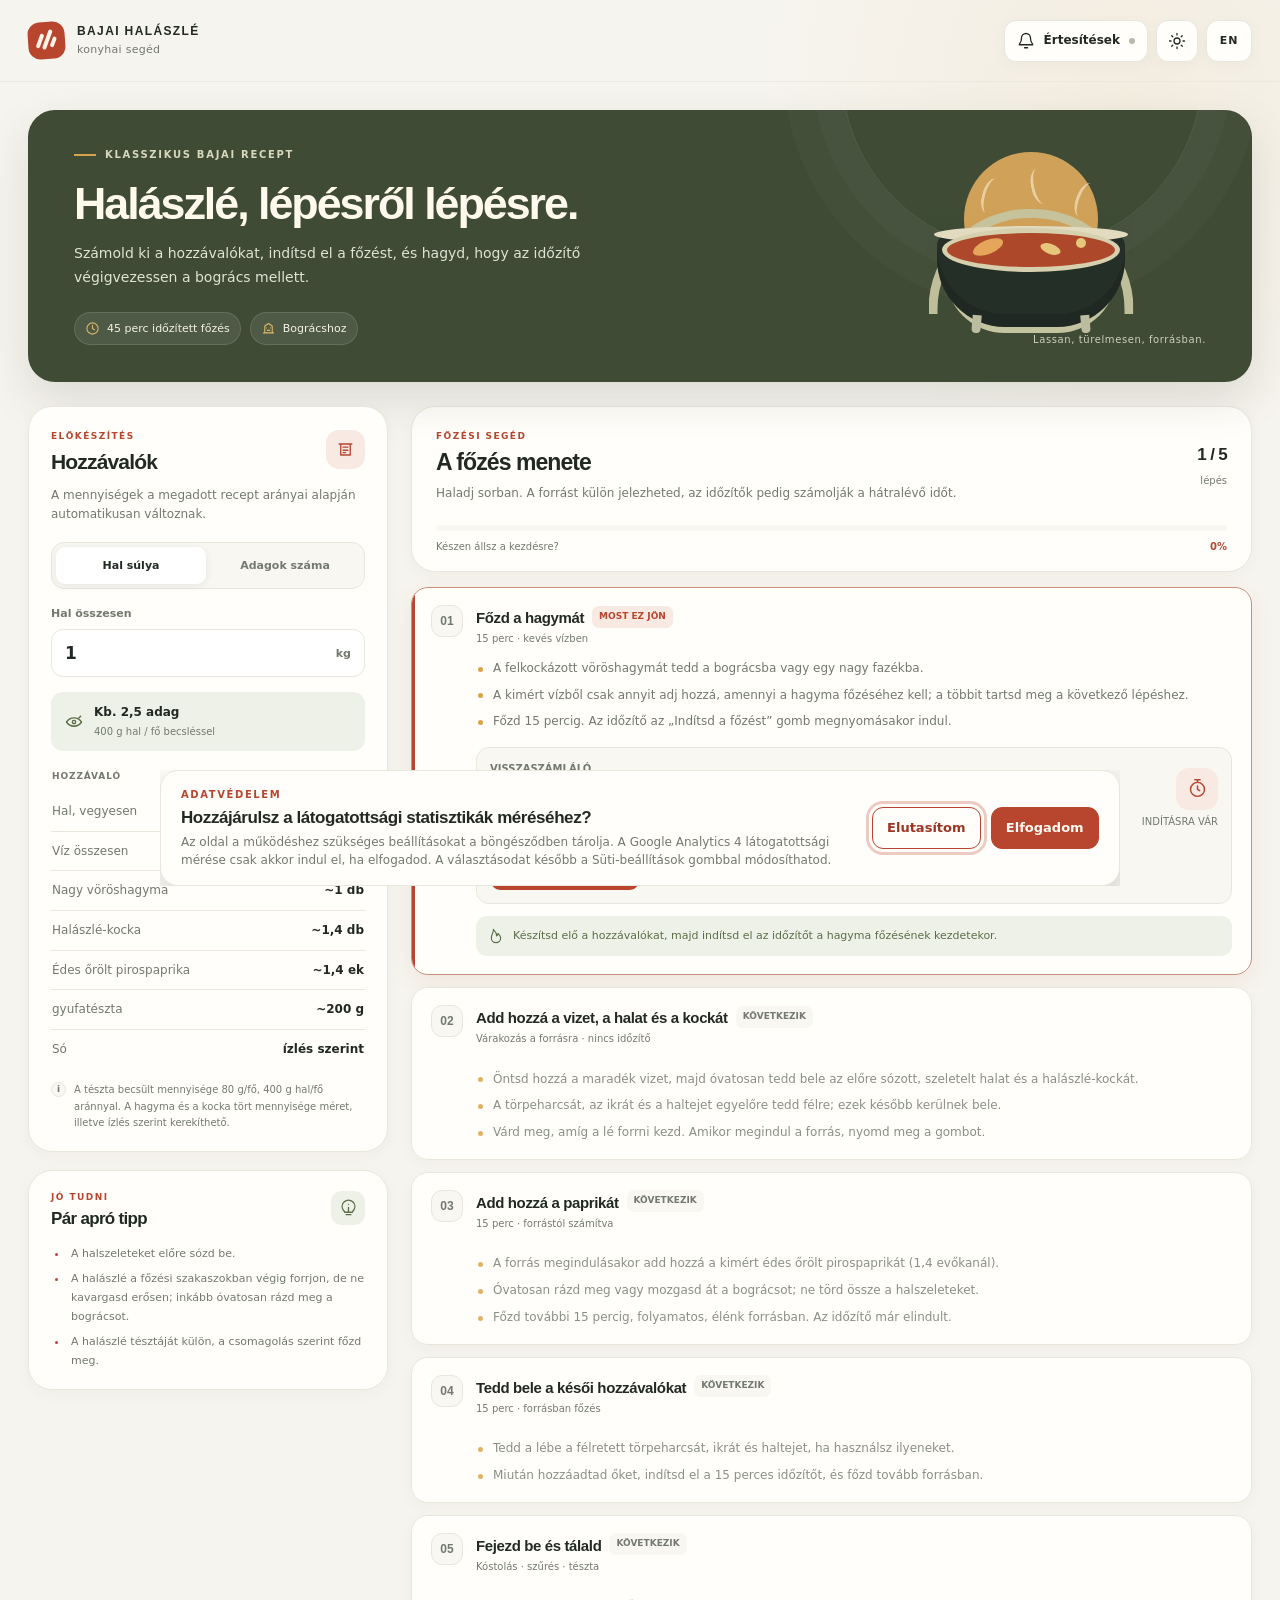
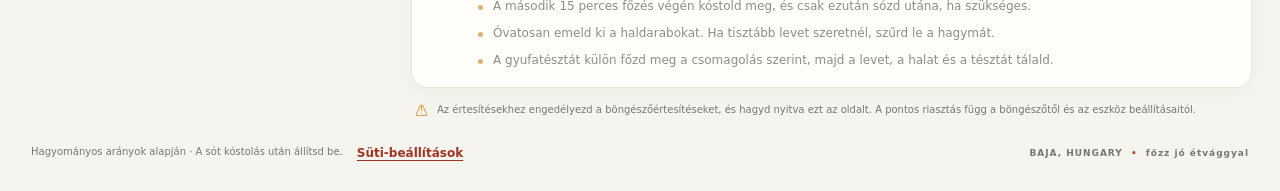
<file: index.html>
<!doctype html>
<html lang="hu">
<head>
  <meta charset="utf-8">
  <meta name="viewport" content="width=device-width, initial-scale=1">
  <meta name="theme-color" content="#f6f4ee">
  <meta name="description" content="Interaktív, kétnyelvű Bajai halászlé-recept kalkulátorral és főzési időzítőkkel.">
  <title>Bajai halászlé · Kitchen companion</title>
  <link rel="stylesheet" href="styles.css">
  <script src="app.js" defer></script>
</head>
<body data-theme="light">
  <header class="topbar">
    <a class="brand" href="#top" aria-label="Bajai halászlé kezdőlap">
      <span class="brand-mark" aria-hidden="true"><span></span><span></span><span></span></span>
      <span class="brand-copy"><strong>BAJAI HALÁSZLÉ</strong><small data-i18n="brandSub">konyhai segéd</small></span>
    </a>
    <div class="top-actions">
      <button class="icon-button" id="notificationButton" type="button" aria-label="Értesítések bekapcsolása" title="Értesítések">
        <svg viewBox="0 0 24 24" aria-hidden="true"><path d="M18 8a6 6 0 0 0-12 0c0 7-3 7-3 9h18c0-2-3-2-3-9M10 21h4"/></svg>
        <span class="button-label" data-i18n="notifications">Értesítések</span>
        <span class="status-dot" id="notificationDot" aria-hidden="true"></span>
      </button>
      <button class="icon-button compact-button" id="themeButton" type="button" aria-label="Téma váltása" title="Téma váltása">
        <svg id="themeIcon" viewBox="0 0 24 24" aria-hidden="true"><circle cx="12" cy="12" r="4"/><path d="M12 2v2m0 16v2M4.93 4.93l1.42 1.42m11.3 11.3 1.42 1.42M2 12h2m16 0h2M4.93 19.07l1.42-1.42m11.3-11.3 1.42-1.42"/></svg>
      </button>
      <button class="language-button" id="languageButton" type="button" aria-label="Switch to English">EN</button>
    </div>
  </header>

  <main id="top" class="page-shell">
    <section class="hero" aria-labelledby="pageTitle">
      <div class="hero-copy">
        <div class="eyebrow"><span class="eyebrow-line"></span><span data-i18n="eyebrow">KLASSZIKUS BAJAI RECEPT</span></div>
        <h1 id="pageTitle" data-i18n="heroTitle">Halászlé, lépésről lépésre.</h1>
        <p class="hero-description" data-i18n="heroDescription">Számold ki a hozzávalókat, indítsd el a főzést, és hagyd, hogy az időzítő végigvezessen a bogrács mellett.</p>
        <div class="hero-meta">
          <span class="meta-chip"><svg viewBox="0 0 24 24" aria-hidden="true"><circle cx="12" cy="12" r="9"/><path d="M12 7v5l3 2"/></svg><span data-i18n="metaTime">45 perc időzített főzés</span></span>
          <span class="meta-chip"><svg viewBox="0 0 24 24" aria-hidden="true"><path d="M4 19h16M6 19V8l6-4 6 4v11M9 11h.01M15 11h.01M10 15h4"/></svg><span data-i18n="metaBogracs">Bográcshoz</span></span>
        </div>
      </div>
      <div class="hero-art" aria-hidden="true">
        <div class="art-sun"></div>
        <div class="art-pot-handle"></div>
        <div class="art-pot"><div class="art-soup"><span></span><i></i><b></b></div><div class="art-pot-rim"></div><div class="art-pot-leg leg-left"></div><div class="art-pot-leg leg-right"></div></div>
        <div class="art-steam steam-one"></div><div class="art-steam steam-two"></div><div class="art-steam steam-three"></div>
        <span class="art-caption" data-i18n="artCaption">Lassan, türelmesen, forrásban.</span>
      </div>
    </section>

    <section class="workspace" aria-label="Recept és főzési folyamat">
      <aside class="sidebar">
        <section class="panel ingredient-panel" aria-labelledby="ingredientsTitle">
          <div class="panel-heading">
            <div>
              <span class="section-kicker" data-i18n="recipeCardKicker">ELŐKÉSZÍTÉS</span>
              <h2 id="ingredientsTitle" data-i18n="ingredientsTitle">Hozzávalók</h2>
            </div>
            <span class="heading-icon" aria-hidden="true"><svg viewBox="0 0 24 24"><path d="M4 5h16M6 5v14h12V5M9 9h6m-6 4h6m-6 3h3"/></svg></span>
          </div>
          <p class="panel-intro" data-i18n="ingredientsIntro">A mennyiségek a megadott recept arányai alapján automatikusan változnak.</p>

          <div class="mode-switch" role="group" aria-label="Mennyiség megadása">
            <button type="button" class="mode-button is-selected" data-mode="weight" aria-pressed="true" data-i18n="modeWeight">Hal súlya</button>
            <button type="button" class="mode-button" data-mode="servings" aria-pressed="false" data-i18n="modeServings">Adagok száma</button>
          </div>

          <div class="quantity-input-wrap" id="weightInputWrap">
            <label for="fishWeight" data-i18n="weightLabel">Hal összesen</label>
            <div class="number-input"><input id="fishWeight" type="number" min="0.1" max="100" step="0.1" value="1.0" inputmode="decimal"><span>kg</span></div>
          </div>
          <div class="quantity-input-wrap is-hidden" id="servingsInputWrap">
            <label for="servingsInput" data-i18n="servingsLabel">Hány főre?</label>
            <div class="number-input"><input id="servingsInput" type="number" min="1" max="100" step="1" value="3" inputmode="numeric"><span data-i18n="peopleUnit">fő</span></div>
          </div>
          <div class="yield-summary" aria-live="polite">
            <span class="yield-icon" aria-hidden="true"><svg viewBox="0 0 24 24"><path d="M3 12s3.2-5 9-5 9 5 9 5-3.2 5-9 5-9-5-9-5Z"/><circle cx="12" cy="12" r="2"/><path d="m18 7 2-2"/></svg></span>
            <span><strong id="yieldValue">Kb. 2,5 adag</strong><small data-i18n="yieldCaption">400 g hal / fő becsléssel</small></span>
          </div>

          <div class="ingredient-list-heading"><span data-i18n="ingredientNameHeading">Hozzávaló</span><span data-i18n="amountHeading">Mennyiség</span></div>
          <ul class="ingredient-list" id="ingredientList" aria-live="polite"></ul>
          <p class="assumption-note"><span class="note-symbol" aria-hidden="true">i</span><span data-i18n="assumptionNote">A tészta becsült mennyisége 80 g/fő, 400 g hal/fő aránnyal. A hagyma és a kocka tört mennyisége méret, illetve ízlés szerint kerekíthető.</span></p>
        </section>

        <section class="panel kitchen-notes" aria-labelledby="notesTitle">
          <div class="panel-heading small-heading">
            <div><span class="section-kicker" data-i18n="cookNotesKicker">JÓ TUDNI</span><h2 id="notesTitle" data-i18n="notesTitle">Pár apró tipp</h2></div>
            <span class="heading-icon secondary" aria-hidden="true"><svg viewBox="0 0 24 24"><path d="M12 18v-6m0-4h.01M9 21h6M5.5 15.5a8 8 0 1 1 13 0c-1.2 1.1-1.7 2-1.7 2.5H7.2c0-.5-.5-1.4-1.7-2.5Z"/></svg></span>
          </div>
          <ul class="tips-list">
            <li data-i18n="tipOne">A halszeleteket előre sózd be.</li>
            <li data-i18n="tipTwo">A halászlé a főzési szakaszokban végig forrjon, de ne kavargasd erősen; inkább óvatosan rázd meg a bográcsot.</li>
            <li data-i18n="tipThree">A halászlé tésztáját külön, a csomagolás szerint főzd meg.</li>
          </ul>
        </section>
      </aside>

      <section class="cooking-section" aria-labelledby="processTitle">
        <div class="process-header panel">
          <div class="process-heading-row">
            <div>
              <span class="section-kicker" data-i18n="liveGuideKicker">FŐZÉSI SEGÉD</span>
              <h2 id="processTitle" data-i18n="processTitle">A főzés menete</h2>
              <p data-i18n="processIntro">Haladj sorban. A forrást külön jelezheted, az időzítők pedig számolják a hátralévő időt.</p>
            </div>
            <div class="progress-count"><strong id="stepCounter">1 / 5</strong><span data-i18n="stepsLabel">lépés</span></div>
          </div>
          <div class="progress-track" role="progressbar" aria-label="Főzési folyamat előrehaladása" aria-valuemin="0" aria-valuemax="100" aria-valuenow="0" id="progressTrack"><span id="progressFill"></span></div>
          <div class="progress-caption"><span id="progressMessage" data-i18n="progressReady">Készen állsz a kezdésre?</span><span id="progressPercent">0%</span></div>
        </div>

        <div class="step-list" id="stepList" aria-live="polite" aria-relevant="additions text"></div>
        <div class="notification-footnote"><svg viewBox="0 0 24 24" aria-hidden="true"><path d="M12 3v9m0 4h.01M5.6 20h12.8a2 2 0 0 0 1.7-3L13.7 4a2 2 0 0 0-3.4 0L3.9 17a2 2 0 0 0 1.7 3Z"/></svg><span data-i18n="notificationFootnote">Az értesítésekhez engedélyezd a böngészőértesítéseket, és hagyd nyitva ezt az oldalt. A pontos riasztás függ a böngészőtől és az eszköz beállításaitól.</span></div>
      </section>
    </section>

    <footer class="page-footer">
      <span class="footer-notes">
        <span data-i18n="footerText">Hagyományos arányok alapján · A sót kóstolás után állítsd be.</span>
        <span class="footer-privacy-links">
          <button type="button" id="cookieSettingsLink" class="text-button" data-i18n="cookieSettingsLink">Süti-beállítások</button>
        </span>
      </span>
      <span>BAJA, HUNGARY <span class="footer-dot">•</span> <span data-i18n="footerMade">főzz jó étvággyal</span></span>
    </footer>
  </main>
  <dialog id="cookieConsent" class="cookie-consent" aria-labelledby="cookieConsentTitle" aria-describedby="cookieConsentDescription">
    <div class="cookie-consent-card">
      <span class="cookie-consent-kicker" data-i18n="cookieKicker">ADATVÉDELEM</span>
      <h2 id="cookieConsentTitle" data-i18n="cookieTitle">Hozzájárulsz a látogatottsági statisztikák méréséhez?</h2>
      <p id="cookieConsentDescription" data-i18n="cookieDescription">Az oldal a működéshez szükséges beállításokat a böngésződben tárolja. A Google Analytics 4 látogatottsági mérése csak akkor indul el, ha elfogadod. A választásodat később a Süti-beállítások gombbal módosíthatod.</p>
      <div class="cookie-consent-actions">
        <button type="button" id="cookieRejectButton" class="cookie-button cookie-button-secondary" data-i18n="cookieReject">Elutasítom</button>
        <button type="button" id="cookieAcceptButton" class="cookie-button cookie-button-primary" data-i18n="cookieAccept">Elfogadom</button>
      </div>
    </div>
  </dialog>
  <div id="toast" class="toast" role="status" aria-live="polite"></div>
</body>
</html>
</file>
<file: styles.css>
:root {
  color-scheme: light;
  --page: #f6f4ee;
  --surface: #fffefa;
  --surface-soft: #f8f7f2;
  --surface-raised: #ffffff;
  --text: #222923;
  --muted: #73796f;
  --line: #e8e7de;
  --accent: #b8462f;
  --accent-strong: #9e3523;
  --accent-soft: #f8e9e3;
  --olive: #5b6e47;
  --olive-soft: #eef1e8;
  --gold: #d9a34e;
  --shadow: 0 14px 40px rgba(53, 47, 32, .055);
  --shadow-soft: 0 4px 15px rgba(53, 47, 32, .035);
  --focus: rgba(184, 70, 47, .28);
  --radius-lg: 24px;
  --radius-md: 17px;
  --radius-sm: 12px;
}

* { box-sizing: border-box; }
html { scroll-behavior: smooth; }
body {
  margin: 0;
  background:
    radial-gradient(circle at 88% 5%, rgba(221, 174, 103, .10), transparent 23rem),
    var(--page);
  color: var(--text);
  font-family: 'DM Sans', system-ui, -apple-system, BlinkMacSystemFont, 'Segoe UI', sans-serif;
  font-size: 15px;
  line-height: 1.55;
  transition: background-color .2s ease, color .2s ease;
}
button, input { font: inherit; }
button { -webkit-tap-highlight-color: transparent; }
button:focus-visible, input:focus-visible, a:focus-visible { outline: 3px solid var(--focus); outline-offset: 3px; }
svg { width: 20px; height: 20px; fill: none; stroke: currentColor; stroke-width: 1.7; stroke-linecap: round; stroke-linejoin: round; }

body[data-theme="dark"] {
  color-scheme: dark;
  --page: #161a17;
  --surface: #1e241f;
  --surface-soft: #222923;
  --surface-raised: #262d27;
  --text: #f0f0e8;
  --muted: #a5ad9f;
  --line: #353d35;
  --accent: #e17a5f;
  --accent-strong: #f08e72;
  --accent-soft: #432d28;
  --olive: #b3c49a;
  --olive-soft: #2b3428;
  --gold: #e7b75e;
  --shadow: 0 16px 45px rgba(0, 0, 0, .20);
  --shadow-soft: 0 5px 18px rgba(0, 0, 0, .15);
  --focus: rgba(225, 122, 95, .4);
  background:
    radial-gradient(circle at 88% 5%, rgba(208, 130, 65, .09), transparent 23rem),
    var(--page);
}

.topbar {
  min-height: 82px;
  padding: 0 max(28px, calc((100vw - 1320px) / 2));
  display: flex;
  justify-content: space-between;
  align-items: center;
  gap: 20px;
  border-bottom: 1px solid color-mix(in srgb, var(--line) 78%, transparent);
}
.brand { display: inline-flex; align-items: center; gap: 12px; color: var(--text); text-decoration: none; }
.brand-mark { width: 37px; height: 37px; display: flex; align-items: center; justify-content: center; gap: 3px; background: var(--accent); border-radius: 12px; transform: rotate(-4deg); }
.brand-mark span { display: block; width: 4px; height: 15px; border-radius: 3px; background: #fff4e7; transform: rotate(24deg); }
.brand-mark span:nth-child(2) { height: 21px; transform: rotate(24deg) translateY(-1px); }
.brand-mark span:nth-child(3) { height: 11px; transform: rotate(24deg) translateY(2px); }
.brand-copy { display: flex; flex-direction: column; line-height: 1.25; gap: 4px; }
.brand-copy strong { letter-spacing: .115em; font-family: 'Manrope', sans-serif; font-size: 12px; font-weight: 800; }
.brand-copy small { font-size: 11px; color: var(--muted); letter-spacing: .025em; }
.top-actions { display: flex; align-items: center; gap: 8px; }
.icon-button, .language-button {
  min-height: 42px; border: 1px solid var(--line); background: var(--surface); color: var(--text);
  border-radius: 12px; display: inline-flex; align-items: center; justify-content: center; gap: 9px;
  padding: 0 12px; cursor: pointer; box-shadow: var(--shadow-soft); transition: border-color .2s, background .2s, transform .2s;
}
.icon-button:hover, .language-button:hover { border-color: color-mix(in srgb, var(--accent) 45%, var(--line)); transform: translateY(-1px); }
.icon-button svg { width: 18px; height: 18px; }
.icon-button .button-label { font-size: 12px; font-weight: 600; }
.compact-button { width: 42px; padding: 0; }
.language-button { min-width: 46px; font-size: 11px; font-weight: 800; letter-spacing: .08em; }
.status-dot { height: 6px; width: 6px; border-radius: 50%; background: #b7b8ad; }
.status-dot.is-on { background: #5c9b68; box-shadow: 0 0 0 3px rgba(92,155,104,.12); }

.page-shell { max-width: 1320px; margin: 0 auto; padding: 28px 28px 24px; }
.hero {
  min-height: 255px; display: grid; grid-template-columns: minmax(0, 1.4fr) minmax(250px, .8fr);
  align-items: center; gap: 20px; overflow: hidden; position: relative; padding: 36px 46px;
  border-radius: 27px; color: #fff9ed; background: #3f4b35;
  box-shadow: 0 18px 45px rgba(46, 57, 37, .13);
}
.hero::before { content: ''; position: absolute; width: 360px; height: 360px; border-radius: 50%; right: 4%; top: -220px; border: 1px solid rgba(255,255,255,.10); box-shadow: 0 0 0 28px rgba(255,255,255,.025), 0 0 0 57px rgba(255,255,255,.018); }
.hero-copy { position: relative; z-index: 2; max-width: 650px; }
.eyebrow { display: flex; align-items: center; gap: 9px; color: #d8d8bd; letter-spacing: .17em; font-size: 10px; font-weight: 700; }
.eyebrow-line { display: inline-block; width: 22px; height: 2px; background: #d9a34e; }
h1, h2, h3, p { margin-top: 0; }
h1, h2, h3 { font-family: 'Manrope', 'DM Sans', sans-serif; }
.hero h1 { font-size: clamp(30px, 3.5vw, 45px); line-height: 1.13; letter-spacing: -.045em; max-width: 590px; margin: 15px 0 12px; font-weight: 800; }
.hero-description { max-width: 590px; margin: 0; color: #e0e3d4; font-size: 14px; line-height: 1.75; }
.hero-meta { margin-top: 22px; display: flex; flex-wrap: wrap; gap: 9px; }
.meta-chip { display: inline-flex; align-items: center; gap: 7px; padding: 7px 10px; background: rgba(255,255,255,.085); border: 1px solid rgba(255,255,255,.12); border-radius: 50px; color: #f4f2e7; font-size: 11px; }
.meta-chip svg { width: 15px; height: 15px; color: #e0b76a; }
.hero-art { height: 200px; min-width: 240px; max-width: 350px; width: 100%; justify-self: end; position: relative; }
.art-sun { position: absolute; width: 134px; height: 134px; top: 6px; left: 50%; transform: translateX(-50%); background: #d7a65b; opacity: .95; border-radius: 50%; }
.art-pot-handle { position: absolute; width: 205px; height: 105px; border: 9px solid #c6c5a1; border-bottom: 0; border-radius: 100px 100px 0 0; top: 63px; left: 50%; transform: translateX(-50%); opacity: .95; }
.art-pot { position: absolute; width: 188px; height: 94px; bottom: 19px; left: 50%; transform: translateX(-50%); background: #242f27; border-radius: 13px 13px 68px 68px; box-shadow: inset 0 -13px rgba(0,0,0,.14), 0 14px 0 -8px #c5c4a1; }
.art-soup { position: absolute; z-index: 2; height: 44px; top: -5px; left: 5px; right: 5px; border-radius: 50%; background: #ad492a; overflow: hidden; border: 5px solid #d7d0ae; }
.art-soup span, .art-soup i, .art-soup b { position: absolute; display: block; background: #e5a55b; border-radius: 50%; }
.art-soup span { width: 32px; height: 14px; top: 7px; left: 25px; transform: rotate(-22deg); }
.art-soup i { width: 21px; height: 10px; top: 11px; left: 93px; transform: rotate(20deg); background: #e6c67a; }
.art-soup b { width: 10px; height: 10px; top: 5px; right: 29px; background: #e6c67a; }
.art-pot-rim { position: absolute; z-index: 1; top: -7px; left: -3px; right: -3px; height: 17px; border-radius: 50%; background: #e2dbc0; }
.art-pot-leg { position: absolute; width: 9px; height: 18px; top: 82px; background: #bcbda0; border-radius: 0 0 4px 4px; }
.leg-left { left: 35px; transform: rotate(5deg); }.leg-right { right: 35px; transform: rotate(-5deg); }
.art-steam { position: absolute; z-index: 3; height: 36px; width: 19px; border-left: 3px solid rgba(255,245,220,.55); border-radius: 50%; top: 32px; }
.steam-one { left: 36%; transform: rotate(16deg); }.steam-two { left: 50%; top: 22px; transform: rotate(-12deg); }.steam-three { left: 63%; top: 36px; transform: rotate(21deg); }
.art-caption { position: absolute; z-index: 3; right: 0; bottom: -1px; color: #cbd0be; font-size: 10px; letter-spacing: .06em; }

.workspace { display: grid; grid-template-columns: minmax(290px, 360px) minmax(0, 1fr); gap: 23px; align-items: start; margin-top: 24px; }
.sidebar { display: grid; gap: 18px; }
.panel { background: var(--surface); border: 1px solid var(--line); border-radius: var(--radius-lg); box-shadow: var(--shadow-soft); }
.ingredient-panel { padding: 23px 22px 19px; }
.panel-heading { display: flex; align-items: flex-start; justify-content: space-between; gap: 14px; }
.section-kicker { display: block; color: var(--accent); font-size: 9px; font-weight: 800; letter-spacing: .16em; line-height: 1.5; margin-bottom: 5px; }
.panel-heading h2, .process-heading-row h2 { font-size: 21px; letter-spacing: -.04em; line-height: 1.2; margin: 0; font-weight: 800; }
.heading-icon { width: 39px; height: 39px; display: flex; align-items: center; justify-content: center; border-radius: 13px; background: var(--accent-soft); color: var(--accent); flex-shrink: 0; }
.heading-icon svg { width: 19px; height: 19px; }
.heading-icon.secondary { background: var(--olive-soft); color: var(--olive); }
.panel-intro { color: var(--muted); font-size: 12px; line-height: 1.65; margin: 12px 0 17px; }
.mode-switch { display: grid; grid-template-columns: 1fr 1fr; gap: 4px; padding: 4px; background: var(--surface-soft); border: 1px solid var(--line); border-radius: 13px; }
.mode-button { border: 0; border-radius: 9px; background: transparent; color: var(--muted); min-height: 37px; padding: 7px 8px; font-size: 11px; font-weight: 700; cursor: pointer; transition: background .2s, color .2s, box-shadow .2s; }
.mode-button.is-selected { background: var(--surface-raised); color: var(--text); box-shadow: 0 2px 8px rgba(40,40,30,.08); }
.quantity-input-wrap { margin-top: 16px; }
.quantity-input-wrap label { display: block; font-size: 11px; font-weight: 700; margin-bottom: 7px; color: var(--muted); }
.number-input { height: 48px; display: flex; align-items: center; border: 1px solid var(--line); border-radius: 12px; background: var(--surface-raised); transition: border-color .2s, box-shadow .2s; }
.number-input:focus-within { border-color: var(--accent); box-shadow: 0 0 0 3px var(--focus); }
.number-input input { appearance: textfield; -moz-appearance: textfield; border: 0; outline: 0; background: transparent; color: var(--text); min-width: 0; width: 100%; height: 100%; padding: 0 13px; font-size: 17px; font-weight: 700; }
.number-input input::-webkit-inner-spin-button, .number-input input::-webkit-outer-spin-button { -webkit-appearance: none; margin: 0; }
.number-input span { padding: 0 13px; color: var(--muted); font-size: 11px; font-weight: 700; white-space: nowrap; }
.is-hidden { display: none !important; }
.yield-summary { display: flex; gap: 10px; align-items: center; padding: 12px 13px; background: var(--olive-soft); margin-top: 15px; border-radius: 12px; }
.yield-icon { display: flex; flex-shrink: 0; color: var(--olive); }
.yield-icon svg { width: 20px; height: 20px; }
.yield-summary strong, .yield-summary small { display: block; }
.yield-summary strong { font-size: 12px; line-height: 1.45; }
.yield-summary small { color: var(--muted); font-size: 10px; margin-top: 2px; }
.ingredient-list-heading { display: flex; justify-content: space-between; padding: 19px 1px 8px; color: var(--muted); font-size: 9px; font-weight: 800; text-transform: uppercase; letter-spacing: .1em; }
.ingredient-list { list-style: none; padding: 0; margin: 0; }
.ingredient-row { display: flex; align-items: baseline; justify-content: space-between; gap: 14px; padding: 10px 1px; border-bottom: 1px solid var(--line); font-size: 12px; }
.ingredient-row:last-child { border-bottom: 0; }
.ingredient-name { color: var(--muted); }
.ingredient-amount { font-weight: 700; text-align: right; white-space: nowrap; color: var(--text); }
.assumption-note { display: flex; align-items: flex-start; gap: 8px; margin: 14px 0 0; color: var(--muted); font-size: 10px; line-height: 1.65; }
.note-symbol { display: inline-flex; align-items: center; justify-content: center; width: 15px; height: 15px; border-radius: 50%; background: var(--surface-soft); border: 1px solid var(--line); font-size: 9px; font-weight: 800; flex-shrink: 0; }
.kitchen-notes { padding: 20px 22px 18px; }
.small-heading h2 { font-size: 17px; }
.small-heading .heading-icon { width: 34px; height: 34px; border-radius: 11px; }
.tips-list { margin: 15px 0 0; padding: 0 0 0 17px; color: var(--muted); font-size: 11px; line-height: 1.7; }
.tips-list li { padding: 0 0 7px 3px; }
.tips-list li:last-child { padding-bottom: 0; }
.tips-list li::marker { color: var(--accent); }

.cooking-section { min-width: 0; }
.process-header { padding: 23px 24px 17px; }
.process-heading-row { display: flex; justify-content: space-between; align-items: center; gap: 15px; }
.process-heading-row h2 { font-size: 23px; }
.process-heading-row p { max-width: 590px; color: var(--muted); font-size: 12px; line-height: 1.65; margin: 8px 0 0; }
.progress-count { min-width: 61px; text-align: right; flex-shrink: 0; }
.progress-count strong { display: block; font-family: 'Manrope', sans-serif; font-size: 17px; letter-spacing: -.04em; }
.progress-count span { color: var(--muted); font-size: 10px; }
.progress-track { height: 6px; margin-top: 21px; background: var(--surface-soft); border-radius: 100px; overflow: hidden; }
.progress-track > span { display: block; height: 100%; width: 0%; background: linear-gradient(90deg, var(--accent), #d88e50); border-radius: inherit; transition: width .35s ease; }
.progress-caption { margin-top: 8px; display: flex; align-items: center; justify-content: space-between; gap: 12px; color: var(--muted); font-size: 10px; }
#progressPercent { font-weight: 800; color: var(--accent); }
.step-list { display: grid; gap: 12px; margin-top: 15px; }
.step-card { position: relative; background: var(--surface); border: 1px solid var(--line); border-radius: var(--radius-md); box-shadow: var(--shadow-soft); overflow: hidden; transition: border-color .25s, background .25s, opacity .25s, box-shadow .25s; }
.step-card.is-active { border-color: color-mix(in srgb, var(--accent) 55%, var(--line)); box-shadow: 0 8px 25px rgba(160, 67, 44, .075); }
.step-card.is-complete .step-number { color: #fff; background: var(--olive); border-color: var(--olive); }
.step-card.is-complete .step-number svg { width: 15px; height: 15px; }
.step-card.is-future .step-body { opacity: .83; }
.step-card.is-active::before { content: ''; position: absolute; width: 3px; left: 0; top: 0; bottom: 0; background: var(--accent); }
.step-card.is-finished { border-color: var(--olive); }
.step-main { display: flex; gap: 13px; align-items: flex-start; padding: 17px 19px 0; }
.step-number { width: 32px; height: 32px; border: 1px solid var(--line); background: var(--surface-soft); color: var(--muted); border-radius: 11px; display: flex; align-items: center; justify-content: center; flex-shrink: 0; font-family: 'Manrope', sans-serif; font-size: 12px; font-weight: 800; }
.step-heading { min-width: 0; flex: 1; }
.step-title-row { display: flex; align-items: center; flex-wrap: wrap; gap: 8px; }
.step-heading h3 { margin: 2px 0 0; font-size: 15px; line-height: 1.4; letter-spacing: -.025em; }
.step-subtitle { margin: 3px 0 0; color: var(--muted); font-size: 10px; }
.step-status { display: inline-flex; align-items: center; white-space: nowrap; padding: 4px 7px; border-radius: 7px; background: var(--surface-soft); color: var(--muted); font-size: 9px; font-weight: 800; }
.step-card.is-active .step-status { background: var(--accent-soft); color: var(--accent); }
.step-card.is-complete .step-status { background: var(--olive-soft); color: var(--olive); }
.step-body { padding: 12px 19px 18px 64px; }
.step-instructions { padding: 0; margin: 0; list-style: none; display: grid; gap: 7px; color: var(--muted); font-size: 12px; line-height: 1.65; }
.step-instructions li { position: relative; padding-left: 17px; }
.step-instructions li::before { content: ''; position: absolute; width: 5px; height: 5px; border-radius: 50%; background: var(--gold); left: 2px; top: .65em; }
.step-active-control { margin-top: 15px; border-radius: 13px; border: 1px solid var(--line); padding: 13px; background: var(--surface-soft); }
.timer-row { display: flex; align-items: center; justify-content: space-between; gap: 14px; }
.timer-caption { color: var(--muted); font-size: 10px; font-weight: 700; margin-bottom: 2px; }
.timer-digits { display: block; font-family: 'Manrope', monospace; letter-spacing: -.055em; font-size: 31px; line-height: 1.2; font-weight: 800; font-variant-numeric: tabular-nums; }
.timer-digits.is-done { color: var(--olive); }
.timer-side { min-width: 115px; text-align: right; }
.timer-state { display: block; margin-top: 4px; color: var(--muted); font-size: 10px; }
.timer-icon { display: inline-flex; align-items: center; justify-content: center; width: 42px; height: 42px; border-radius: 13px; color: var(--accent); background: var(--accent-soft); }
.timer-icon svg { width: 21px; height: 21px; }
.control-actions { display: flex; gap: 8px; flex-wrap: wrap; margin-top: 13px; }
.primary-button, .secondary-button {
  min-height: 42px; display: inline-flex; justify-content: center; align-items: center; gap: 8px; padding: 0 14px;
  border-radius: 11px; border: 1px solid transparent; font-size: 11px; font-weight: 800; cursor: pointer;
  transition: background .2s, border-color .2s, color .2s, transform .2s;
}
.primary-button { background: var(--accent); color: #fffaf2; }
.primary-button:hover { background: var(--accent-strong); transform: translateY(-1px); }
.secondary-button { background: var(--surface-raised); border-color: var(--line); color: var(--text); }
.secondary-button:hover { border-color: var(--accent); color: var(--accent); }
.primary-button svg, .secondary-button svg { width: 16px; height: 16px; }
.step-callout { display: flex; align-items: flex-start; gap: 9px; padding: 11px 12px; margin-top: 12px; background: var(--olive-soft); color: var(--olive); border-radius: 11px; font-size: 11px; line-height: 1.6; }
.step-callout svg { width: 16px; height: 16px; flex-shrink: 0; margin-top: 1px; }
.step-callout strong { color: var(--text); }
.step-card.is-future .step-main { padding-bottom: 16px; }
.step-card.is-future .step-body { padding-top: 7px; padding-bottom: 16px; }
.step-card.is-complete .step-body { padding-bottom: 15px; }
.notification-footnote { display: flex; align-items: flex-start; gap: 8px; margin: 14px 3px 0; color: var(--muted); font-size: 10px; line-height: 1.65; }
.notification-footnote svg { width: 15px; height: 15px; flex-shrink: 0; margin-top: 1px; color: var(--gold); }
.page-footer { display: flex; justify-content: space-between; align-items: center; gap: 15px; padding: 26px 3px 4px; color: var(--muted); font-size: 10px; }
.page-footer > span:last-child { letter-spacing: .11em; font-size: 9px; font-weight: 700; white-space: nowrap; }
.footer-dot { padding: 0 4px; color: var(--accent); }
.toast { position: fixed; z-index: 20; bottom: 22px; left: 50%; transform: translate(-50%, 14px); max-width: min(500px, calc(100vw - 30px)); padding: 12px 16px; border-radius: 13px; background: var(--text); color: var(--surface); font-size: 12px; line-height: 1.5; box-shadow: var(--shadow); opacity: 0; pointer-events: none; transition: opacity .2s, transform .2s; }
.toast.is-visible { opacity: 1; transform: translate(-50%, 0); }

@media (min-width: 1100px) {
  .sidebar { position: sticky; top: 18px; }
}
@media (max-width: 900px) {
  .page-shell { padding: 22px 20px; }
  .topbar { padding: 0 20px; min-height: 72px; }
  .hero { padding: 32px 32px; grid-template-columns: minmax(0, 1.35fr) minmax(210px, .8fr); }
  .hero-art { transform: scale(.9); transform-origin: center right; }
  .workspace { grid-template-columns: minmax(260px, .78fr) minmax(0, 1.22fr); gap: 16px; }
  .ingredient-panel, .kitchen-notes { padding-left: 17px; padding-right: 17px; }
  .process-header { padding: 20px; }
  .step-main { padding-left: 15px; padding-right: 15px; }
  .step-body { padding-left: 60px; padding-right: 15px; }
}
@media (max-width: 680px) {
  .topbar { padding: 0 15px; min-height: 68px; }
  .brand { gap: 9px; }
  .brand-mark { width: 34px; height: 34px; border-radius: 11px; }
  .brand-copy strong { font-size: 10px; }
  .brand-copy small { font-size: 10px; }
  .top-actions { gap: 6px; }
  .icon-button { min-height: 38px; padding: 0 10px; border-radius: 11px; }
  .compact-button { width: 38px; padding: 0; }
  .language-button { min-width: 39px; min-height: 38px; padding: 0 9px; }
  .icon-button .button-label { display: none; }
  .icon-button { width: 38px; padding: 0; }
  .status-dot { width: 5px; height: 5px; margin-left: -7px; margin-top: -13px; }
  .page-shell { padding: 14px 12px 20px; }
  .hero { min-height: 0; grid-template-columns: 1fr; padding: 27px 23px 19px; gap: 2px; border-radius: 21px; }
  .hero h1 { font-size: 33px; max-width: 420px; margin-top: 13px; }
  .hero-description { font-size: 12px; line-height: 1.7; }
  .hero-meta { margin-top: 17px; gap: 7px; }
  .meta-chip { font-size: 10px; padding: 6px 8px; }
  .hero-art { justify-self: center; height: 139px; max-width: 290px; min-width: 230px; transform: scale(.82); transform-origin: top center; margin-bottom: -24px; }
  .workspace { grid-template-columns: minmax(0, 1fr); gap: 17px; margin-top: 17px; }
  .sidebar { display: contents; }
  .ingredient-panel { order: 0; padding: 20px 18px 18px; border-radius: 19px; }
  .kitchen-notes { order: 1; padding: 18px; border-radius: 19px; }
  .cooking-section { order: 2; }
  .panel-heading h2 { font-size: 20px; }
  .process-header { padding: 19px 17px 15px; border-radius: 18px; }
  .process-heading-row { align-items: flex-start; }
  .process-heading-row h2 { font-size: 21px; }
  .process-heading-row p { font-size: 11px; line-height: 1.6; }
  .progress-count strong { font-size: 15px; }
  .progress-count span { font-size: 9px; }
  .step-list { gap: 10px; margin-top: 11px; }
  .step-card { border-radius: 15px; }
  .step-main { gap: 10px; padding: 14px 13px 0; }
  .step-number { width: 30px; height: 30px; border-radius: 10px; }
  .step-heading h3 { font-size: 13px; }
  .step-subtitle { font-size: 10px; }
  .step-status { font-size: 8px; padding: 3px 6px; }
  .step-body { padding: 11px 13px 15px 53px; }
  .step-instructions { font-size: 11px; gap: 6px; }
  .step-active-control { padding: 11px; margin-top: 12px; }
  .timer-digits { font-size: 29px; }
  .timer-icon { width: 37px; height: 37px; }
  .timer-side { min-width: 92px; }
  .control-actions { gap: 7px; }
  .primary-button, .secondary-button { min-height: 43px; padding: 0 12px; font-size: 10px; }
  .primary-button { flex: 1 1 auto; }
  .page-footer { display: grid; gap: 8px; padding: 21px 3px 4px; font-size: 10px; }
  .page-footer > span:last-child { white-space: normal; }
}
@media (prefers-reduced-motion: reduce) {
  *, *::before, *::after { scroll-behavior: auto !important; animation-duration: .01ms !important; transition-duration: .01ms !important; }
}

.cookie-consent {
  position: fixed;
  inset: auto 14px max(14px, env(safe-area-inset-bottom));
  z-index: 30;
  width: min(960px, calc(100vw - 28px));
  max-width: none;
  max-height: calc(100vh - 28px);
  max-height: calc(100dvh - 28px);
  margin: 0 auto;
  padding: 0;
  overflow: auto;
  color: var(--text);
  background: transparent;
  border: 0;
}
.cookie-consent-card {
  display: grid;
  grid-template-columns: minmax(0, 1fr) auto;
  align-items: center;
  column-gap: 24px;
  row-gap: 4px;
  padding: 16px 20px;
  background: var(--surface);
  border: 1px solid var(--line);
  border-radius: 18px;
  box-shadow: 0 12px 36px rgba(0, 0, 0, .18);
}
.cookie-consent-kicker { grid-column: 1; color: var(--accent); font-size: 10px; font-weight: 800; letter-spacing: .16em; }
.cookie-consent-card h2 { grid-column: 1; margin: 0; font-size: 17px; line-height: 1.3; letter-spacing: -.025em; }
.cookie-consent-card p { grid-column: 1; margin: 0; color: var(--muted); font-size: 12px; line-height: 1.5; }
.text-button { color: var(--accent-strong); font-size: 12px; font-weight: 700; text-underline-offset: 3px; }
.cookie-consent-actions { grid-column: 2; grid-row: 1 / 4; display: grid; grid-template-columns: 1fr 1fr; gap: 10px; }
.cookie-button {
  min-height: 42px;
  padding: 8px 14px;
  border: 1px solid var(--accent);
  border-radius: 11px;
  font-size: 13px;
  font-weight: 800;
  cursor: pointer;
  transition: transform .15s ease, background .15s ease, border-color .15s ease;
}
.cookie-button:hover { transform: translateY(-1px); }
.cookie-button-primary { color: #fffaf2; background: var(--accent); }
.cookie-button-primary:hover { background: var(--accent-strong); border-color: var(--accent-strong); }
.cookie-button-secondary { color: var(--accent-strong); background: var(--surface); }
.cookie-button-secondary:hover { background: var(--accent-soft); }
.text-button { padding: 0; border: 0; background: transparent; font-family: inherit; cursor: pointer; text-decoration: underline; }
.footer-notes { display: flex; align-items: flex-start; flex-wrap: wrap; gap: 7px 14px; }
.footer-privacy-links { display: inline-flex; align-items: center; flex-wrap: wrap; gap: 5px 12px; }

@media (max-width: 680px) {
  .cookie-consent { inset-inline: 10px; width: auto; }
  .cookie-consent-card { grid-template-columns: minmax(0, 1fr); gap: 6px; padding: 14px; border-radius: 16px; }
  .cookie-consent-card h2 { font-size: 16px; }
  .cookie-consent-card p { font-size: 11px; }
  .cookie-consent-actions { grid-column: 1; grid-row: auto; gap: 8px; margin-top: 4px; }
  .cookie-button { min-height: 42px; padding: 8px; font-size: 12px; }
  .page-footer { align-items: flex-start; }
  .footer-notes { display: grid; }
}
</file>
